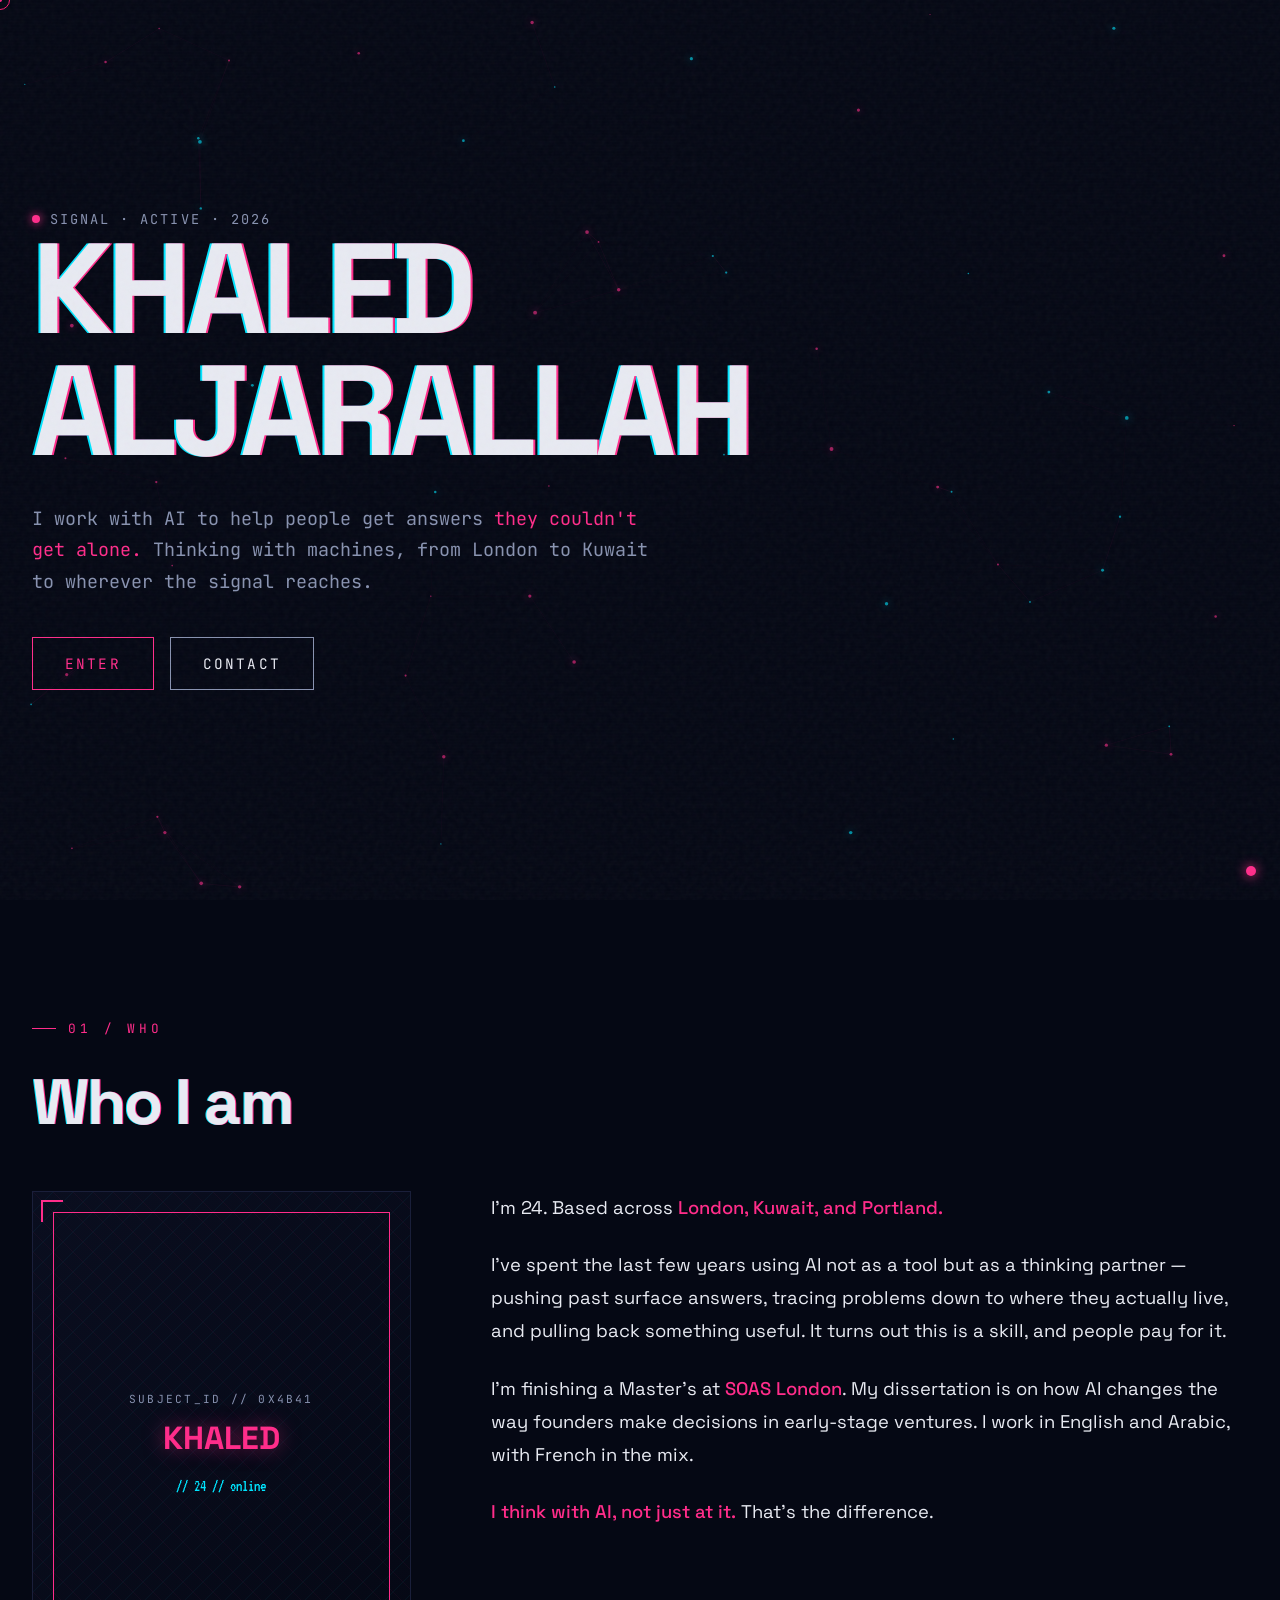
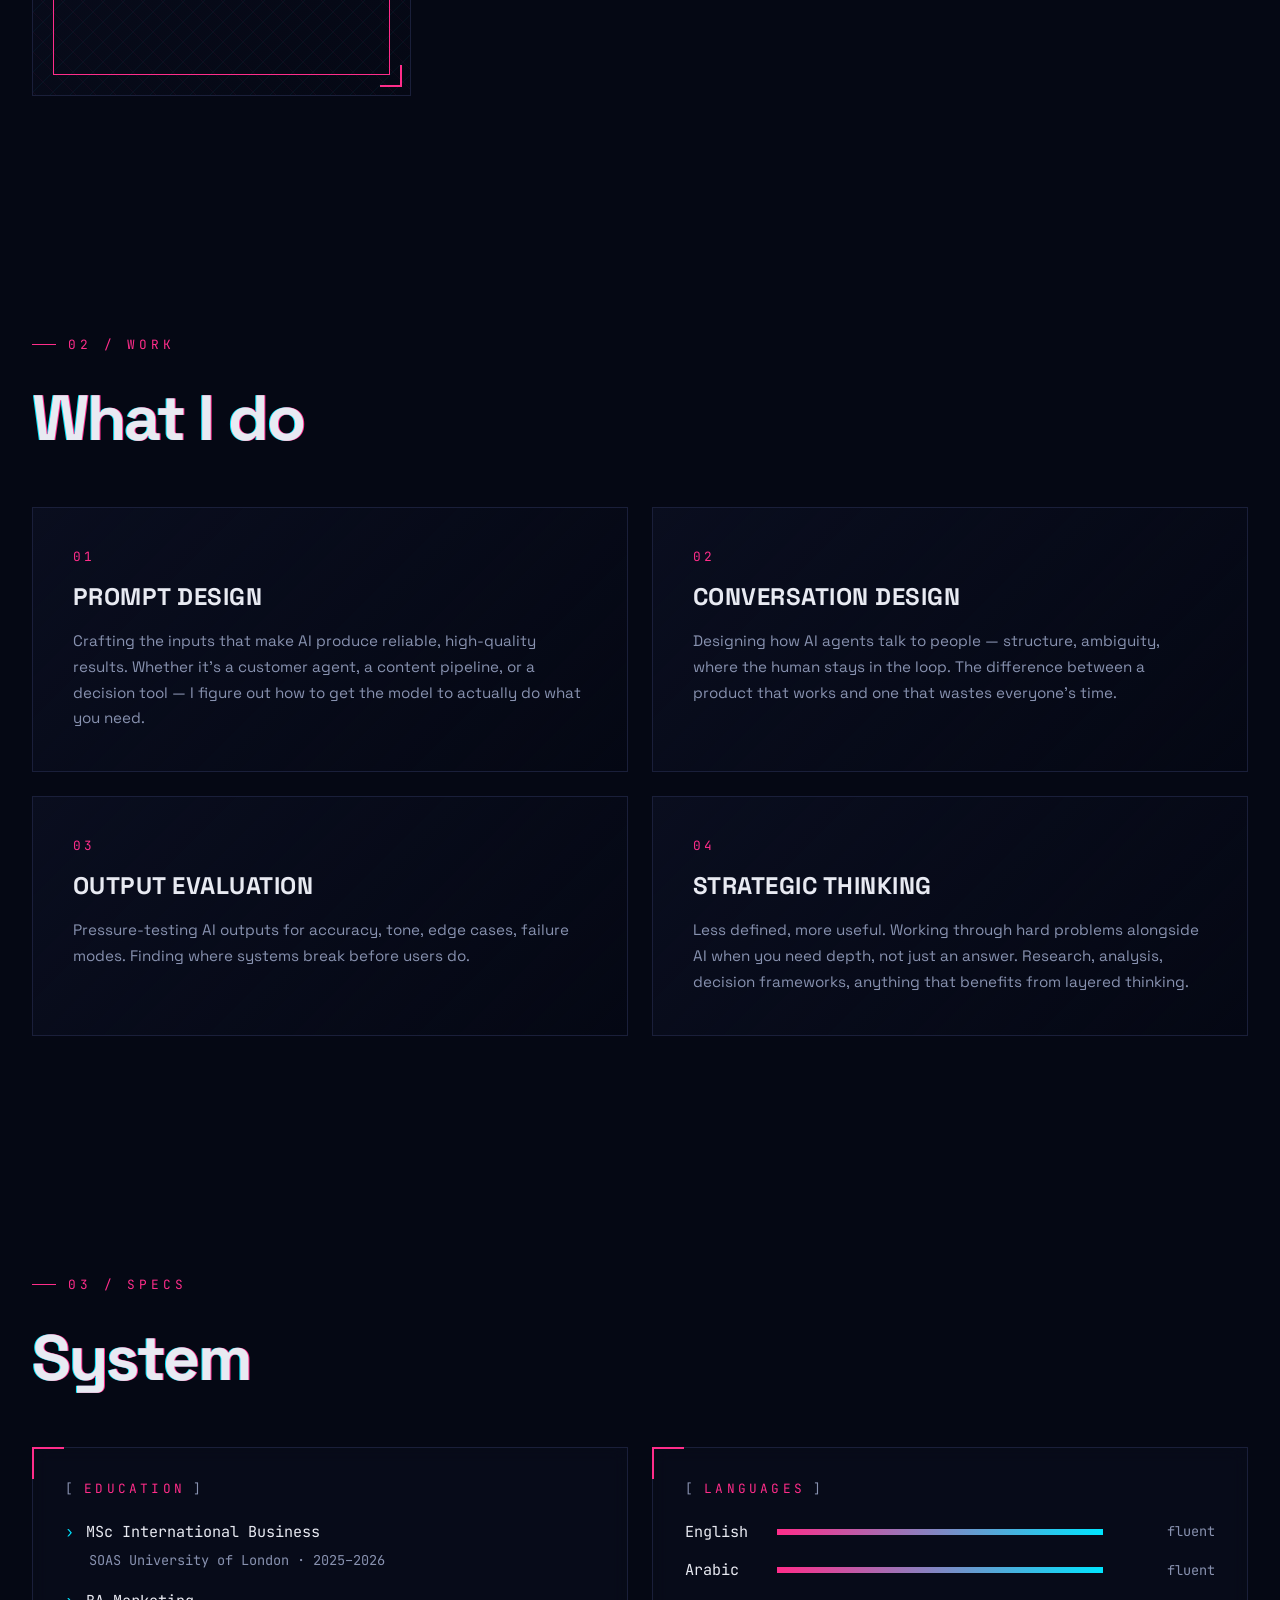
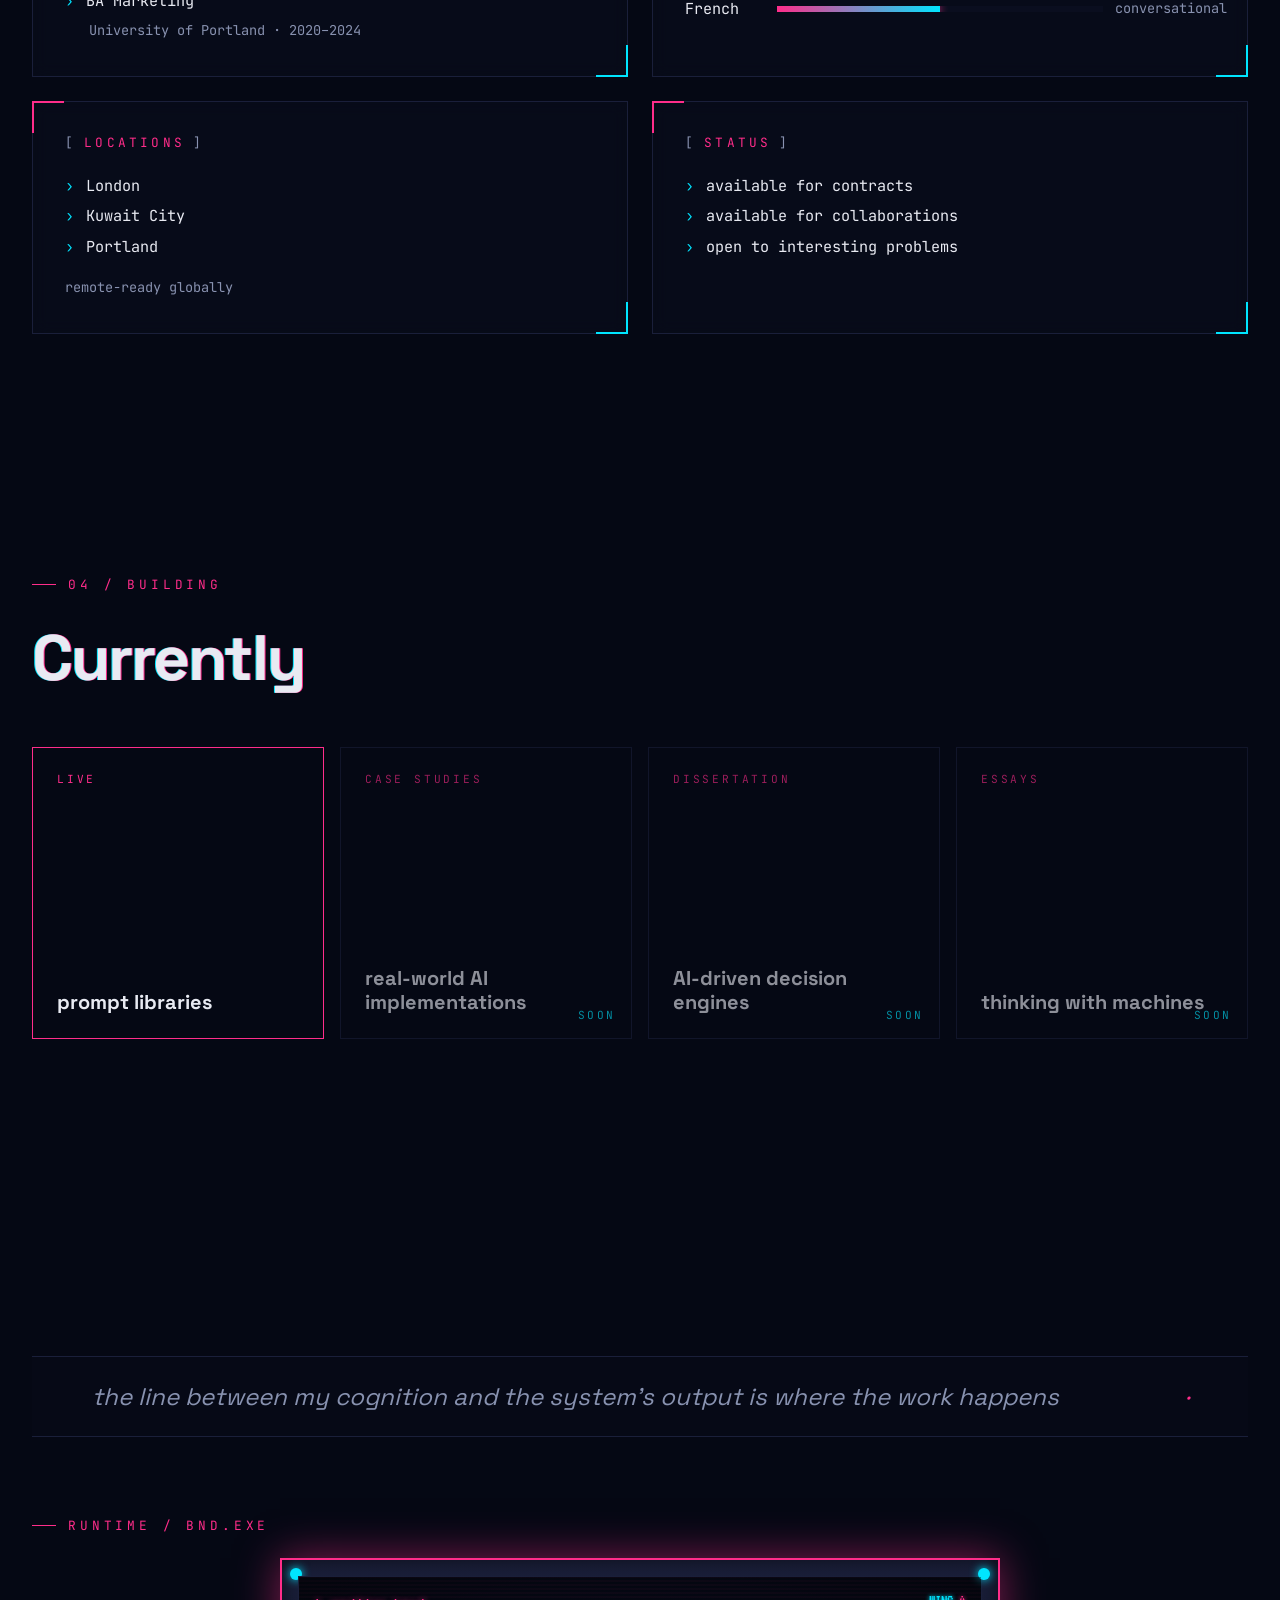
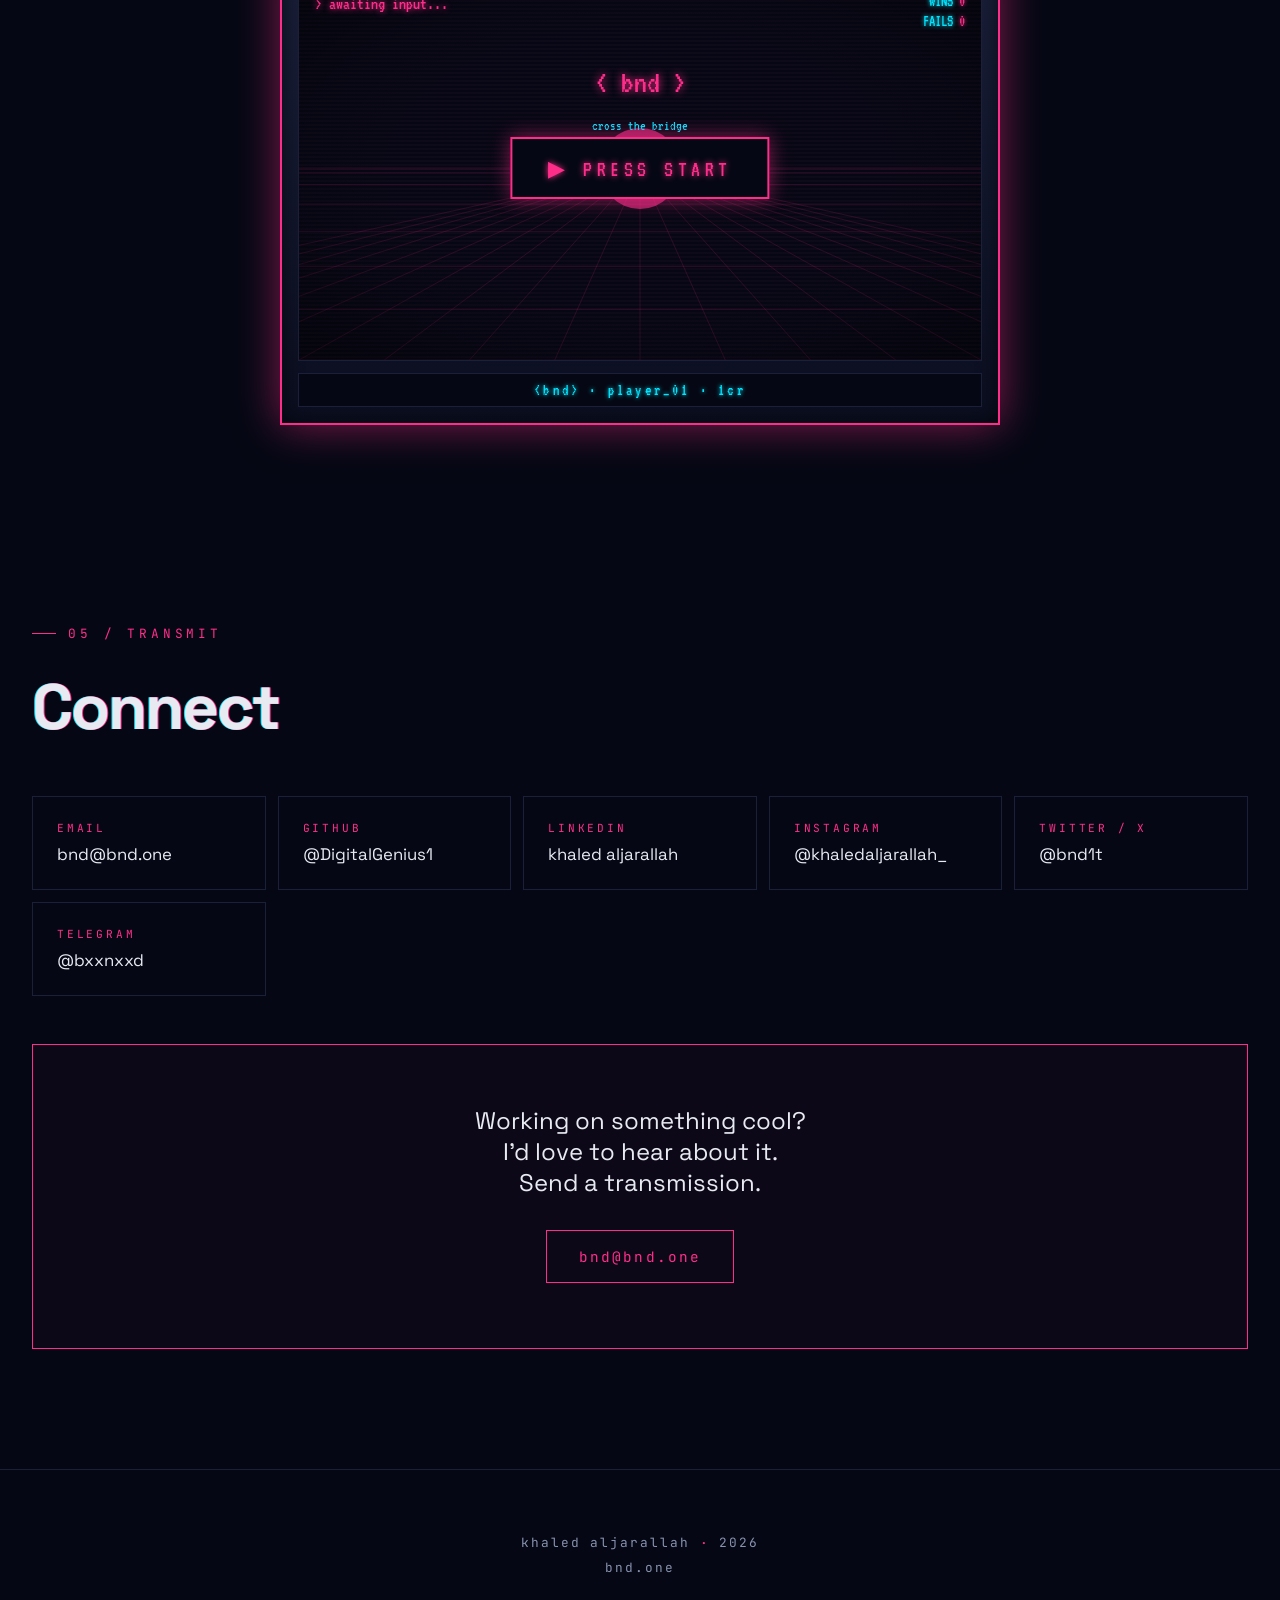
<file: index.html>
<!DOCTYPE html>
<html lang="en">
<head>
<meta charset="UTF-8">
<meta name="viewport" content="width=device-width, initial-scale=1.0">
<title>bnd.one — khaled aljarallah</title>

<!-- Meta description for search & previews -->
<meta name="description" content="Khaled Aljarallah — AI thinking partner. Working with AI to help people get answers they couldn't get alone. London · Kuwait · Portland.">

<!-- Open Graph (LinkedIn, Facebook, WhatsApp, Slack, iMessage, etc.) -->
<meta property="og:type" content="website">
<meta property="og:url" content="https://bnd.one">
<meta property="og:title" content="bnd.one — Khaled Aljarallah">
<meta property="og:description" content="thinking with machines · london · kuwait · portland">
<meta property="og:image" content="https://bnd.one/og-image.png">
<meta property="og:image:width" content="1200">
<meta property="og:image:height" content="630">

<!-- Twitter / X -->
<meta name="twitter:card" content="summary_large_image">
<meta name="twitter:title" content="bnd.one — Khaled Aljarallah">
<meta name="twitter:description" content="thinking with machines · london · kuwait · portland">
<meta name="twitter:image" content="https://bnd.one/og-image.png">
<link rel="preconnect" href="https://fonts.googleapis.com">
<link rel="preconnect" href="https://fonts.gstatic.com" crossorigin>
<link href="https://fonts.googleapis.com/css2?family=JetBrains+Mono:wght@300;400;500;700&family=Space+Grotesk:wght@300;400;500;700&family=VT323&display=swap" rel="stylesheet">
<style>
  :root {
    --bg-deep: #050814;
    --bg-mid: #0a0e1f;
    --magenta: #ff2d8a;
    --magenta-glow: #ff2d8a80;
    --cyan: #00e5ff;
    --cyan-glow: #00e5ff60;
    --text: #e8eaf2;
    --text-dim: #8892b0;
    --grid: #1a1f3a;
  }

  * {
    margin: 0;
    padding: 0;
    box-sizing: border-box;
  }

  html, body {
    background: var(--bg-deep);
    color: var(--text);
    font-family: 'Space Grotesk', sans-serif;
    overflow-x: hidden;
    cursor: none;
  }

  /* Custom cursor */
  .cursor {
    position: fixed;
    width: 20px;
    height: 20px;
    border: 1px solid var(--magenta);
    border-radius: 50%;
    pointer-events: none;
    z-index: 9999;
    transition: transform 0.1s ease, width 0.2s, height 0.2s, background 0.2s;
    transform: translate(-50%, -50%);
    mix-blend-mode: difference;
  }

  .cursor-dot {
    position: fixed;
    width: 4px;
    height: 4px;
    background: var(--magenta);
    border-radius: 50%;
    pointer-events: none;
    z-index: 9999;
    transform: translate(-50%, -50%);
  }

  .cursor.hover {
    width: 40px;
    height: 40px;
    background: var(--magenta-glow);
  }

  /* Background canvas */
  #bg-canvas {
    position: fixed;
    top: 0;
    left: 0;
    width: 100%;
    height: 100%;
    z-index: 0;
    opacity: 0.6;
  }

  /* Scanlines overlay */
  .scanlines {
    position: fixed;
    top: 0;
    left: 0;
    width: 100%;
    height: 100%;
    background: repeating-linear-gradient(
      0deg,
      transparent 0px,
      transparent 2px,
      rgba(255, 255, 255, 0.015) 2px,
      rgba(255, 255, 255, 0.015) 3px
    );
    pointer-events: none;
    z-index: 1000;
    mix-blend-mode: overlay;
  }

  .grain {
    position: fixed;
    top: 0;
    left: 0;
    width: 100%;
    height: 100%;
    pointer-events: none;
    z-index: 999;
    opacity: 0.04;
    background-image: url("data:image/svg+xml,%3Csvg viewBox='0 0 200 200' xmlns='http://www.w3.org/2000/svg'%3E%3Cfilter id='n'%3E%3CfeTurbulence type='fractalNoise' baseFrequency='0.85' numOctaves='3' /%3E%3C/filter%3E%3Crect width='100%25' height='100%25' filter='url(%23n)' /%3E%3C/svg%3E");
  }

  /* Boot sequence */
  #boot {
    position: fixed;
    top: 0;
    left: 0;
    width: 100%;
    height: 100%;
    background: var(--bg-deep);
    z-index: 10000;
    display: flex;
    align-items: center;
    justify-content: center;
    transition: opacity 0.6s ease, visibility 0.6s ease;
  }

  #boot.done {
    opacity: 0;
    visibility: hidden;
  }

  .boot-text {
    font-family: 'VT323', monospace;
    font-size: 1.5rem;
    color: var(--magenta);
    text-align: left;
    line-height: 1.6;
    text-shadow: 0 0 8px var(--magenta-glow);
    width: 320px;
  }

  .boot-line {
    opacity: 0;
    white-space: nowrap;
  }

  .cursor-blink::after {
    content: '_';
    animation: blink 0.8s infinite;
    color: var(--magenta);
  }

  @keyframes blink {
    0%, 49% { opacity: 1; }
    50%, 100% { opacity: 0; }
  }

  /* Heartbeat dot */
  .heartbeat {
    position: fixed;
    bottom: 24px;
    right: 24px;
    width: 10px;
    height: 10px;
    background: var(--magenta);
    border-radius: 50%;
    z-index: 998;
    box-shadow: 0 0 12px var(--magenta);
    animation: pulse 1.6s ease-in-out infinite;
  }

  @keyframes pulse {
    0%, 100% { transform: scale(1); opacity: 1; }
    50% { transform: scale(1.4); opacity: 0.6; }
  }

  /* Layout */
  main {
    position: relative;
    z-index: 2;
    max-width: 1280px;
    margin: 0 auto;
    padding: 0 32px;
  }

  section {
    min-height: 100vh;
    padding: 120px 0;
    position: relative;
  }

  /* Hero */
  .hero {
    display: flex;
    flex-direction: column;
    justify-content: center;
    min-height: 100vh;
    padding: 80px 0;
  }

  .hero h1 {
    font-family: 'Space Grotesk', sans-serif;
    font-size: clamp(3rem, 10vw, 8rem);
    font-weight: 700;
    line-height: 0.95;
    letter-spacing: -0.04em;
    color: var(--text);
    position: relative;
    text-shadow:
      2px 0 var(--magenta),
      -2px 0 var(--cyan);
    animation: glitchShift 6s infinite;
  }

  @keyframes glitchShift {
    0%, 95%, 100% {
      text-shadow: 2px 0 var(--magenta), -2px 0 var(--cyan);
      transform: translate(0);
    }
    96% {
      text-shadow: -3px 0 var(--magenta), 3px 0 var(--cyan);
      transform: translate(-1px, 1px);
    }
    97% {
      text-shadow: 4px 0 var(--magenta), -4px 0 var(--cyan);
      transform: translate(2px, -1px);
    }
    98% {
      text-shadow: -1px 0 var(--magenta), 1px 0 var(--cyan);
      transform: translate(0);
    }
  }

  .hero-tagline {
    margin-top: 32px;
    font-family: 'JetBrains Mono', monospace;
    font-size: clamp(0.95rem, 1.5vw, 1.15rem);
    color: var(--text-dim);
    max-width: 640px;
    line-height: 1.7;
  }

  .hero-tagline .highlight {
    color: var(--magenta);
  }

  .hero-meta {
    margin-top: 48px;
    display: flex;
    align-items: center;
    gap: 24px;
    flex-wrap: wrap;
  }

  .live-indicator {
    display: flex;
    align-items: center;
    gap: 10px;
    font-family: 'JetBrains Mono', monospace;
    font-size: 0.85rem;
    color: var(--text-dim);
    text-transform: uppercase;
    letter-spacing: 0.15em;
  }

  .live-dot {
    width: 8px;
    height: 8px;
    background: var(--magenta);
    border-radius: 50%;
    box-shadow: 0 0 10px var(--magenta);
    animation: pulse 1.6s infinite;
  }

  .hero-buttons {
    display: flex;
    gap: 16px;
    margin-top: 40px;
    flex-wrap: wrap;
  }

  .btn {
    display: inline-block;
    padding: 16px 32px;
    font-family: 'JetBrains Mono', monospace;
    font-size: 0.9rem;
    text-transform: uppercase;
    letter-spacing: 0.15em;
    text-decoration: none;
    color: var(--text);
    border: 1px solid var(--text-dim);
    background: transparent;
    transition: all 0.3s ease;
    position: relative;
    overflow: hidden;
  }

  .btn::before {
    content: '';
    position: absolute;
    top: 0;
    left: -100%;
    width: 100%;
    height: 100%;
    background: var(--magenta);
    transition: left 0.3s ease;
    z-index: -1;
  }

  .btn:hover {
    color: var(--bg-deep);
    border-color: var(--magenta);
    text-shadow: 0 0 0 transparent;
  }

  .btn:hover::before {
    left: 0;
  }

  .btn-primary {
    border-color: var(--magenta);
    color: var(--magenta);
  }

  /* Section headers */
  .section-label {
    font-family: 'JetBrains Mono', monospace;
    font-size: 0.8rem;
    color: var(--magenta);
    text-transform: uppercase;
    letter-spacing: 0.3em;
    margin-bottom: 24px;
    display: flex;
    align-items: center;
    gap: 12px;
  }

  .section-label::before {
    content: '';
    width: 24px;
    height: 1px;
    background: var(--magenta);
  }

  .section-title {
    font-family: 'Space Grotesk', sans-serif;
    font-size: clamp(2rem, 5vw, 4rem);
    font-weight: 700;
    margin-bottom: 48px;
    letter-spacing: -0.03em;
    text-shadow: 1px 0 var(--magenta), -1px 0 var(--cyan);
  }

  /* About */
  .about-grid {
    display: grid;
    grid-template-columns: 1fr 2fr;
    gap: 80px;
    align-items: start;
  }

  @media (max-width: 768px) {
    .about-grid { grid-template-columns: 1fr; gap: 40px; }
  }

  .portrait {
    position: relative;
    aspect-ratio: 3/4;
    background: linear-gradient(135deg, var(--bg-mid), var(--bg-deep));
    border: 1px solid var(--grid);
    overflow: hidden;
  }

  .portrait::before {
    content: '';
    position: absolute;
    inset: 0;
    background:
      linear-gradient(45deg, transparent 49%, var(--magenta) 49%, var(--magenta) 51%, transparent 51%),
      linear-gradient(-45deg, transparent 49%, var(--cyan) 49%, var(--cyan) 51%, transparent 51%);
    background-size: 20px 20px;
    opacity: 0.05;
    animation: shift 8s linear infinite;
  }

  @keyframes shift {
    from { background-position: 0 0; }
    to { background-position: 40px 40px; }
  }

  .portrait-inner {
    position: absolute;
    inset: 20px;
    border: 1px solid var(--magenta);
    display: flex;
    align-items: center;
    justify-content: center;
    flex-direction: column;
    text-align: center;
    padding: 20px;
  }

  .portrait-id {
    font-family: 'JetBrains Mono', monospace;
    font-size: 0.7rem;
    color: var(--text-dim);
    text-transform: uppercase;
    letter-spacing: 0.2em;
    margin-bottom: 16px;
  }

  .portrait-name {
    font-family: 'Space Grotesk', sans-serif;
    font-size: 2rem;
    font-weight: 700;
    color: var(--magenta);
    text-shadow: 0 0 20px var(--magenta-glow);
    line-height: 1;
  }

  .portrait-status {
    margin-top: 24px;
    font-family: 'VT323', monospace;
    font-size: 1rem;
    color: var(--cyan);
  }

  .portrait-corners::before,
  .portrait-corners::after {
    content: '';
    position: absolute;
    width: 20px;
    height: 20px;
    border: 2px solid var(--magenta);
  }

  .portrait-corners::before {
    top: 8px;
    left: 8px;
    border-right: none;
    border-bottom: none;
  }

  .portrait-corners::after {
    bottom: 8px;
    right: 8px;
    border-left: none;
    border-top: none;
  }

  .about-text p {
    font-size: 1.15rem;
    line-height: 1.8;
    margin-bottom: 24px;
    color: var(--text);
  }

  .about-text .em {
    color: var(--magenta);
    font-weight: 500;
  }

  /* Work cards */
  .work-grid {
    display: grid;
    grid-template-columns: repeat(2, 1fr);
    gap: 24px;
  }

  @media (max-width: 768px) {
    .work-grid { grid-template-columns: 1fr; }
  }

  .work-card {
    padding: 40px;
    background: linear-gradient(135deg, var(--bg-mid), transparent);
    border: 1px solid var(--grid);
    position: relative;
    transition: all 0.4s ease;
    overflow: hidden;
  }

  .work-card::before {
    content: '';
    position: absolute;
    bottom: 0;
    left: 0;
    height: 2px;
    width: 0;
    background: var(--magenta);
    transition: width 0.4s ease;
    box-shadow: 0 0 12px var(--magenta);
  }

  .work-card:hover {
    border-color: var(--magenta);
    transform: translateY(-4px);
    background: linear-gradient(135deg, rgba(255,45,138,0.05), transparent);
  }

  .work-card:hover::before {
    width: 100%;
  }

  .work-num {
    font-family: 'JetBrains Mono', monospace;
    font-size: 0.8rem;
    color: var(--magenta);
    margin-bottom: 16px;
    letter-spacing: 0.2em;
  }

  .work-title {
    font-family: 'Space Grotesk', sans-serif;
    font-size: 1.5rem;
    font-weight: 700;
    margin-bottom: 16px;
    text-transform: uppercase;
    letter-spacing: 0.02em;
  }

  .work-desc {
    color: var(--text-dim);
    line-height: 1.7;
    font-size: 0.95rem;
  }

  /* System specs */
  .specs-grid {
    display: grid;
    grid-template-columns: repeat(2, 1fr);
    gap: 24px;
  }

  @media (max-width: 768px) {
    .specs-grid { grid-template-columns: 1fr; }
  }

  .spec-panel {
    padding: 32px;
    border: 1px solid var(--grid);
    background: rgba(10, 14, 31, 0.5);
    backdrop-filter: blur(8px);
    position: relative;
  }

  .spec-panel::before {
    content: '';
    position: absolute;
    top: -1px;
    left: -1px;
    width: 30px;
    height: 30px;
    border-top: 2px solid var(--magenta);
    border-left: 2px solid var(--magenta);
  }

  .spec-panel::after {
    content: '';
    position: absolute;
    bottom: -1px;
    right: -1px;
    width: 30px;
    height: 30px;
    border-bottom: 2px solid var(--cyan);
    border-right: 2px solid var(--cyan);
  }

  .spec-header {
    font-family: 'JetBrains Mono', monospace;
    font-size: 0.8rem;
    color: var(--magenta);
    text-transform: uppercase;
    letter-spacing: 0.25em;
    margin-bottom: 20px;
    display: flex;
    align-items: center;
    gap: 8px;
  }

  .spec-header::before { content: '['; color: var(--text-dim); }
  .spec-header::after { content: ']'; color: var(--text-dim); }

  .spec-content {
    font-family: 'JetBrains Mono', monospace;
    font-size: 0.95rem;
    line-height: 2;
  }

  .spec-content .arrow {
    color: var(--cyan);
    margin-right: 12px;
  }

  .lang-bar {
    display: flex;
    align-items: center;
    gap: 12px;
    margin-bottom: 8px;
  }

  .lang-name {
    width: 80px;
    color: var(--text);
  }

  .lang-fill {
    flex: 1;
    height: 6px;
    background: var(--bg-mid);
    position: relative;
    overflow: hidden;
  }

  .lang-fill::before {
    content: '';
    position: absolute;
    top: 0;
    left: 0;
    height: 100%;
    background: linear-gradient(90deg, var(--magenta), var(--cyan));
    box-shadow: 0 0 8px var(--magenta);
    width: var(--fill, 100%);
  }

  .lang-label {
    font-size: 0.85rem;
    color: var(--text-dim);
    width: 100px;
    text-align: right;
  }

  /* Building section */
  .building-grid {
    display: grid;
    grid-template-columns: repeat(auto-fit, minmax(240px, 1fr));
    gap: 16px;
  }

  .build-card {
    aspect-ratio: 1;
    border: 1px solid var(--grid);
    padding: 24px;
    display: flex;
    flex-direction: column;
    justify-content: space-between;
    position: relative;
    transition: all 0.3s ease;
    cursor: none;
    overflow: hidden;
  }

  .build-card.live {
    border-color: var(--magenta);
  }

  .build-card.soon {
    opacity: 0.6;
  }

  .build-card.soon::after {
    content: 'soon';
    position: absolute;
    bottom: 16px;
    right: 16px;
    font-family: 'JetBrains Mono', monospace;
    font-size: 0.7rem;
    color: var(--cyan);
    text-transform: uppercase;
    letter-spacing: 0.2em;
    animation: scrambleText 3s infinite;
  }

  @keyframes scrambleText {
    0%, 90%, 100% { opacity: 1; }
    93% { opacity: 0.3; transform: translateX(2px); }
    96% { opacity: 0.7; transform: translateX(-2px); }
  }

  .build-card:hover {
    border-color: var(--magenta);
    background: rgba(255, 45, 138, 0.04);
  }

  .build-tag {
    font-family: 'JetBrains Mono', monospace;
    font-size: 0.7rem;
    color: var(--magenta);
    text-transform: uppercase;
    letter-spacing: 0.25em;
  }

  .build-title {
    font-family: 'Space Grotesk', sans-serif;
    font-size: 1.25rem;
    font-weight: 700;
    line-height: 1.2;
  }

  /* Thinking marquee */
  .thinking {
    overflow: hidden;
    white-space: nowrap;
    padding: 24px 0;
    border-top: 1px solid var(--grid);
    border-bottom: 1px solid var(--grid);
    background: rgba(10, 14, 31, 0.3);
  }

  .thinking-track {
    display: inline-block;
    animation: scroll 50s linear infinite;
    font-family: 'Space Grotesk', sans-serif;
    font-size: 1.5rem;
    font-style: italic;
    color: var(--text-dim);
  }

  .thinking-track span {
    margin: 0 60px;
  }

  .thinking-track .accent {
    color: var(--magenta);
  }

  @keyframes scroll {
    from { transform: translateX(0); }
    to { transform: translateX(-50%); }
  }

  /* Connect grid */
  .connect-grid {
    display: grid;
    grid-template-columns: repeat(auto-fit, minmax(220px, 1fr));
    gap: 12px;
    margin-bottom: 48px;
  }

  .connect-card {
    padding: 24px;
    border: 1px solid var(--grid);
    text-decoration: none;
    color: var(--text);
    display: flex;
    flex-direction: column;
    gap: 8px;
    transition: all 0.3s ease;
    position: relative;
    overflow: hidden;
  }

  .connect-card::before {
    content: '';
    position: absolute;
    top: 0;
    left: 0;
    width: 4px;
    height: 0;
    background: var(--magenta);
    transition: height 0.3s ease;
  }

  .connect-card:hover {
    border-color: var(--magenta);
    background: rgba(255, 45, 138, 0.04);
    transform: translateX(4px);
  }

  .connect-card:hover::before {
    height: 100%;
  }

  .connect-label {
    font-family: 'JetBrains Mono', monospace;
    font-size: 0.7rem;
    color: var(--magenta);
    text-transform: uppercase;
    letter-spacing: 0.25em;
  }

  .connect-value {
    font-family: 'Space Grotesk', sans-serif;
    font-size: 1.05rem;
    color: var(--text);
  }

  .cta-block {
    text-align: center;
    padding: 60px 24px;
    border: 1px solid var(--magenta);
    background: rgba(255, 45, 138, 0.03);
    margin-top: 48px;
  }

  .cta-text {
    font-family: 'Space Grotesk', sans-serif;
    font-size: 1.5rem;
    margin-bottom: 32px;
    color: var(--text);
  }

  /* Footer */
  footer {
    padding: 60px 32px;
    border-top: 1px solid var(--grid);
    text-align: center;
    font-family: 'JetBrains Mono', monospace;
    font-size: 0.8rem;
    color: var(--text-dim);
    letter-spacing: 0.15em;
    line-height: 2;
  }

  /* Arcade game */
  .arcade-frame {
    max-width: 720px;
    margin: 0 auto;
    background: linear-gradient(180deg, #1a1f3a, #0a0e1f);
    padding: 16px;
    border: 2px solid var(--magenta);
    box-shadow: 0 0 40px var(--magenta-glow), inset 0 0 20px rgba(0,0,0,0.6);
    position: relative;
  }

  .arcade-frame::before,
  .arcade-frame::after {
    content: '';
    position: absolute;
    width: 12px;
    height: 12px;
    background: var(--cyan);
    border-radius: 50%;
    box-shadow: 0 0 10px var(--cyan);
  }

  .arcade-frame::before { top: 8px; left: 8px; }
  .arcade-frame::after { top: 8px; right: 8px; }

  .arcade-screen {
    position: relative;
    width: 100%;
    aspect-ratio: 16/9;
    background: #050814;
    border: 1px solid var(--grid);
    overflow: hidden;
  }

  .arcade-screen::before {
    content: '';
    position: absolute;
    inset: 0;
    background: repeating-linear-gradient(
      0deg,
      transparent 0px,
      transparent 2px,
      rgba(255, 45, 138, 0.04) 2px,
      rgba(255, 45, 138, 0.04) 4px
    );
    pointer-events: none;
    z-index: 3;
  }

  .arcade-screen::after {
    content: '';
    position: absolute;
    inset: 0;
    background: radial-gradient(ellipse at center, transparent 50%, rgba(0,0,0,0.4) 100%);
    pointer-events: none;
    z-index: 4;
  }

  #arcade-canvas {
    width: 100%;
    height: 100%;
    display: block;
    image-rendering: pixelated;
  }

  .arcade-overlay {
    position: absolute;
    top: 16px;
    left: 16px;
    z-index: 5;
    pointer-events: none;
  }

  .arcade-code {
    font-family: 'VT323', monospace;
    font-size: 1.1rem;
    color: var(--magenta);
    text-shadow: 0 0 6px var(--magenta);
    line-height: 1.3;
    white-space: pre;
  }

  .arcade-base {
    margin-top: 12px;
    text-align: center;
    padding: 8px;
    background: var(--bg-deep);
    border: 1px solid var(--grid);
  }

  .arcade-label {
    font-family: 'VT323', monospace;
    font-size: 1rem;
    color: var(--cyan);
    letter-spacing: 0.2em;
    text-shadow: 0 0 4px var(--cyan);
  }

  .arcade-play-btn {
    position: absolute;
    top: 50%;
    left: 50%;
    transform: translate(-50%, -50%);
    z-index: 6;
    background: var(--bg-deep);
    border: 2px solid var(--magenta);
    color: var(--magenta);
    font-family: 'VT323', monospace;
    font-size: 1.4rem;
    padding: 16px 36px;
    cursor: none;
    letter-spacing: 0.2em;
    box-shadow: 0 0 20px var(--magenta-glow);
    text-shadow: 0 0 6px var(--magenta);
    transition: all 0.2s ease;
    animation: btnPulse 1.5s ease-in-out infinite;
  }

  .arcade-play-btn:hover {
    background: var(--magenta);
    color: var(--bg-deep);
    text-shadow: none;
    box-shadow: 0 0 30px var(--magenta);
  }

  .arcade-play-btn.hidden {
    display: none;
  }

  @keyframes btnPulse {
    0%, 100% { box-shadow: 0 0 20px var(--magenta-glow); }
    50% { box-shadow: 0 0 35px var(--magenta); }
  }

  .arcade-stats {
    position: absolute;
    top: 16px;
    right: 16px;
    z-index: 5;
    font-family: 'VT323', monospace;
    font-size: 1rem;
    color: var(--cyan);
    text-shadow: 0 0 4px var(--cyan);
    display: flex;
    flex-direction: column;
    gap: 4px;
    text-align: right;
    pointer-events: none;
  }

  .arcade-stats span span {
    color: var(--magenta);
    text-shadow: 0 0 4px var(--magenta);
  }

  footer .accent {
    color: var(--magenta);
  }

  /* Reveal animation */
  .reveal {
    opacity: 0;
    transform: translateY(30px);
    transition: opacity 0.8s ease, transform 0.8s ease;
  }

  .reveal.visible {
    opacity: 1;
    transform: translateY(0);
  }

  /* Selection */
  ::selection {
    background: var(--magenta);
    color: var(--bg-deep);
  }

  /* Scrollbar */
  ::-webkit-scrollbar { width: 8px; }
  ::-webkit-scrollbar-track { background: var(--bg-deep); }
  ::-webkit-scrollbar-thumb { background: var(--magenta); }
</style>
</head>
<body>

<!-- Custom cursor -->
<div class="cursor"></div>
<div class="cursor-dot"></div>

<!-- Heartbeat -->
<div class="heartbeat"></div>

<!-- Background canvas -->
<canvas id="bg-canvas"></canvas>

<!-- Effects layers -->
<div class="scanlines"></div>
<div class="grain"></div>

<!-- Boot sequence -->
<div id="boot">
  <div class="boot-text">
    <div class="boot-line">&gt; initializing system_</div>
    <div class="boot-line">&gt; loading consciousness_</div>
    <div class="boot-line">&gt; identity: khaled_</div>
    <div class="boot-line">&gt; status: online_</div>
    <div class="boot-line cursor-blink">&gt; welcome</div>
  </div>
</div>

<main>

  <!-- HERO -->
  <section class="hero">
    <div class="live-indicator">
      <span class="live-dot"></span>
      <span>signal · active · 2026</span>
    </div>
    <h1>KHALED<br>ALJARALLAH</h1>
    <p class="hero-tagline">
      I work with AI to help people get answers <span class="highlight">they couldn't get alone.</span>
      Thinking with machines, from London to Kuwait to wherever the signal reaches.
    </p>
    <div class="hero-buttons">
      <a href="#work" class="btn btn-primary">enter</a>
      <a href="#connect" class="btn">contact</a>
    </div>
  </section>

  <!-- ABOUT -->
  <section id="about" class="reveal">
    <div class="section-label">01 / who</div>
    <h2 class="section-title">Who I am</h2>
    <div class="about-grid">
      <div class="portrait">
        <div class="portrait-corners"></div>
        <div class="portrait-inner">
          <div class="portrait-id">subject_id // 0x4B41</div>
          <div class="portrait-name">KHALED</div>
          <div class="portrait-status">// 24 // online</div>
        </div>
      </div>
      <div class="about-text">
        <p>I'm 24. Based across <span class="em">London, Kuwait, and Portland.</span></p>
        <p>I've spent the last few years using AI not as a tool but as a thinking partner — pushing past surface answers, tracing problems down to where they actually live, and pulling back something useful. It turns out this is a skill, and people pay for it.</p>
        <p>I'm finishing a Master's at <span class="em">SOAS London</span>. My dissertation is on how AI changes the way founders make decisions in early-stage ventures. I work in English and Arabic, with French in the mix.</p>
        <p><span class="em">I think with AI, not just at it.</span> That's the difference.</p>
      </div>
    </div>
  </section>

  <!-- WORK -->
  <section id="work" class="reveal">
    <div class="section-label">02 / work</div>
    <h2 class="section-title">What I do</h2>
    <div class="work-grid">
      <div class="work-card">
        <div class="work-num">01</div>
        <h3 class="work-title">Prompt Design</h3>
        <p class="work-desc">Crafting the inputs that make AI produce reliable, high-quality results. Whether it's a customer agent, a content pipeline, or a decision tool — I figure out how to get the model to actually do what you need.</p>
      </div>
      <div class="work-card">
        <div class="work-num">02</div>
        <h3 class="work-title">Conversation Design</h3>
        <p class="work-desc">Designing how AI agents talk to people — structure, ambiguity, where the human stays in the loop. The difference between a product that works and one that wastes everyone's time.</p>
      </div>
      <div class="work-card">
        <div class="work-num">03</div>
        <h3 class="work-title">Output Evaluation</h3>
        <p class="work-desc">Pressure-testing AI outputs for accuracy, tone, edge cases, failure modes. Finding where systems break before users do.</p>
      </div>
      <div class="work-card">
        <div class="work-num">04</div>
        <h3 class="work-title">Strategic Thinking</h3>
        <p class="work-desc">Less defined, more useful. Working through hard problems alongside AI when you need depth, not just an answer. Research, analysis, decision frameworks, anything that benefits from layered thinking.</p>
      </div>
    </div>
  </section>

  <!-- SYSTEM SPECS -->
  <section id="specs" class="reveal">
    <div class="section-label">03 / specs</div>
    <h2 class="section-title">System</h2>
    <div class="specs-grid">

      <div class="spec-panel">
        <div class="spec-header">education</div>
        <div class="spec-content">
          <div><span class="arrow">›</span>MSc International Business</div>
          <div style="color: var(--text-dim); font-size: 0.85rem; margin-left: 24px;">SOAS University of London · 2025–2026</div>
          <div style="margin-top: 12px;"><span class="arrow">›</span>BA Marketing</div>
          <div style="color: var(--text-dim); font-size: 0.85rem; margin-left: 24px;">University of Portland · 2020–2024</div>
        </div>
      </div>

      <div class="spec-panel">
        <div class="spec-header">languages</div>
        <div class="spec-content">
          <div class="lang-bar">
            <div class="lang-name">English</div>
            <div class="lang-fill" style="--fill: 100%"></div>
            <div class="lang-label">fluent</div>
          </div>
          <div class="lang-bar">
            <div class="lang-name">Arabic</div>
            <div class="lang-fill" style="--fill: 100%"></div>
            <div class="lang-label">fluent</div>
          </div>
          <div class="lang-bar">
            <div class="lang-name">French</div>
            <div class="lang-fill" style="--fill: 50%"></div>
            <div class="lang-label">conversational</div>
          </div>
        </div>
      </div>

      <div class="spec-panel">
        <div class="spec-header">locations</div>
        <div class="spec-content">
          <div><span class="arrow">›</span>London</div>
          <div><span class="arrow">›</span>Kuwait City</div>
          <div><span class="arrow">›</span>Portland</div>
          <div style="color: var(--text-dim); margin-top: 12px; font-size: 0.85rem;">remote-ready globally</div>
        </div>
      </div>

      <div class="spec-panel">
        <div class="spec-header">status</div>
        <div class="spec-content">
          <div><span class="arrow">›</span>available for contracts</div>
          <div><span class="arrow">›</span>available for collaborations</div>
          <div><span class="arrow">›</span>open to interesting problems</div>
        </div>
      </div>

    </div>
  </section>

  <!-- BUILDING -->
  <section id="building" class="reveal">
    <div class="section-label">04 / building</div>
    <h2 class="section-title">Currently</h2>
    <div class="building-grid">
      <a href="https://github.com/DigitalGenius1" target="_blank" class="build-card live" style="text-decoration: none; color: inherit;">
        <div class="build-tag">live</div>
        <div class="build-title">prompt libraries</div>
      </a>
      <div class="build-card soon">
        <div class="build-tag">case studies</div>
        <div class="build-title">real-world AI implementations</div>
      </div>
      <div class="build-card soon">
        <div class="build-tag">dissertation</div>
        <div class="build-title">AI-driven decision engines</div>
      </div>
      <div class="build-card soon">
        <div class="build-tag">essays</div>
        <div class="build-title">thinking with machines</div>
      </div>
    </div>
  </section>

  <!-- THINKING -->
  <div class="thinking">
    <div class="thinking-track">
      <span>the line between my cognition and the system's output is where the work happens</span>
      <span class="accent">·</span>
      <span>ai didn't replace thinking · it externalized it</span>
      <span class="accent">·</span>
      <span>free is a frequency · not a state</span>
      <span class="accent">·</span>
      <span>london · kuwait · portland · everywhere the signal reaches</span>
      <span class="accent">·</span>
      <span>the line between my cognition and the system's output is where the work happens</span>
      <span class="accent">·</span>
      <span>ai didn't replace thinking · it externalized it</span>
      <span class="accent">·</span>
      <span>free is a frequency · not a state</span>
      <span class="accent">·</span>
      <span>london · kuwait · portland · everywhere the signal reaches</span>
      <span class="accent">·</span>
    </div>
  </div>

  <!-- ARCADE BRIDGE -->
  <section id="arcade" class="reveal" style="min-height: auto; padding: 80px 0;">
    <div class="section-label">runtime / bnd.exe</div>
    <div class="arcade-frame">
      <div class="arcade-screen">
        <canvas id="arcade-canvas"></canvas>
        <div class="arcade-overlay">
          <div class="arcade-code" id="arcade-code"></div>
        </div>
        <div class="arcade-stats" id="arcade-stats">
          <span>WINS <span id="wins-count">0</span></span>
          <span>FAILS <span id="fails-count">0</span></span>
        </div>
        <button class="arcade-play-btn" id="arcade-play-btn">▶ PRESS START</button>
      </div>
      <div class="arcade-base">
        <div class="arcade-label">&lt;bnd&gt; · player_01 · 1cr</div>
      </div>
    </div>
  </section>

  <!-- CONNECT -->
  <section id="connect" class="reveal">
    <div class="section-label">05 / transmit</div>
    <h2 class="section-title">Connect</h2>
    <div class="connect-grid">
      <a href="mailto:bnd@bnd.one" class="connect-card">
        <div class="connect-label">email</div>
        <div class="connect-value">bnd@bnd.one</div>
      </a>
      <a href="https://github.com/DigitalGenius1" target="_blank" class="connect-card">
        <div class="connect-label">github</div>
        <div class="connect-value">@DigitalGenius1</div>
      </a>
      <a href="#" class="connect-card">
        <div class="connect-label">linkedin</div>
        <div class="connect-value">khaled aljarallah</div>
      </a>
      <a href="https://instagram.com/khaledaljarallah_" target="_blank" class="connect-card">
        <div class="connect-label">instagram</div>
        <div class="connect-value">@khaledaljarallah_</div>
      </a>
      <a href="https://twitter.com/bnd1t" target="_blank" class="connect-card">
        <div class="connect-label">twitter / x</div>
        <div class="connect-value">@bnd1t</div>
      </a>
      <a href="https://t.me/bxxnxxd" target="_blank" class="connect-card">
        <div class="connect-label">telegram</div>
        <div class="connect-value">@bxxnxxd</div>
      </a>
    </div>

    <div class="cta-block">
      <div class="cta-text">Working on something cool?<br>I'd love to hear about it.<br>Send a transmission.</div>
      <a href="mailto:bnd@bnd.one" class="btn btn-primary" style="text-transform: lowercase;">bnd@bnd.one</a>
    </div>
  </section>

</main>

<footer>
  khaled aljarallah <span class="accent">·</span> 2026<br>
  bnd.one
</footer>

<script>
// ============ CURSOR ============
const cursor = document.querySelector('.cursor');
const cursorDot = document.querySelector('.cursor-dot');

document.addEventListener('mousemove', (e) => {
  cursor.style.left = e.clientX + 'px';
  cursor.style.top = e.clientY + 'px';
  cursorDot.style.left = e.clientX + 'px';
  cursorDot.style.top = e.clientY + 'px';
});

document.querySelectorAll('a, .work-card, .build-card, .connect-card, .btn').forEach(el => {
  el.addEventListener('mouseenter', () => cursor.classList.add('hover'));
  el.addEventListener('mouseleave', () => cursor.classList.remove('hover'));
});

// ============ BOOT SEQUENCE ============
const bootLines = document.querySelectorAll('.boot-line');
let bootDelay = 0;

bootLines.forEach((line, i) => {
  setTimeout(() => {
    line.style.transition = 'opacity 0.2s';
    line.style.opacity = '1';
  }, bootDelay);
  bootDelay += 400;
});

setTimeout(() => {
  document.getElementById('boot').classList.add('done');
}, bootDelay + 600);

// ============ NEURAL NETWORK BACKGROUND ============
const canvas = document.getElementById('bg-canvas');
const ctx = canvas.getContext('2d');

let nodes = [];
let mouse = { x: 0, y: 0 };

function resize() {
  canvas.width = window.innerWidth;
  canvas.height = window.innerHeight;
}

resize();
window.addEventListener('resize', resize);

document.addEventListener('mousemove', (e) => {
  mouse.x = e.clientX;
  mouse.y = e.clientY;
});

class Node {
  constructor() {
    this.x = Math.random() * canvas.width;
    this.y = Math.random() * canvas.height;
    this.vx = (Math.random() - 0.5) * 0.3;
    this.vy = (Math.random() - 0.5) * 0.3;
    this.radius = Math.random() * 1.5 + 0.5;
    this.color = Math.random() > 0.5 ? '#ff2d8a' : '#00e5ff';
  }

  update() {
    this.x += this.vx;
    this.y += this.vy;

    // Mouse attraction
    const dx = mouse.x - this.x;
    const dy = mouse.y - this.y;
    const dist = Math.sqrt(dx * dx + dy * dy);
    if (dist < 200) {
      this.x += dx * 0.0008;
      this.y += dy * 0.0008;
    }

    if (this.x < 0 || this.x > canvas.width) this.vx *= -1;
    if (this.y < 0 || this.y > canvas.height) this.vy *= -1;
  }

  draw() {
    ctx.beginPath();
    ctx.arc(this.x, this.y, this.radius, 0, Math.PI * 2);
    ctx.fillStyle = this.color;
    ctx.shadowColor = this.color;
    ctx.shadowBlur = 8;
    ctx.fill();
    ctx.shadowBlur = 0;
  }
}

function initNodes() {
  nodes = [];
  const count = Math.min(80, Math.floor(window.innerWidth / 20));
  for (let i = 0; i < count; i++) {
    nodes.push(new Node());
  }
}

initNodes();
window.addEventListener('resize', initNodes);

function drawConnections() {
  for (let i = 0; i < nodes.length; i++) {
    for (let j = i + 1; j < nodes.length; j++) {
      const dx = nodes[i].x - nodes[j].x;
      const dy = nodes[i].y - nodes[j].y;
      const dist = Math.sqrt(dx * dx + dy * dy);
      if (dist < 140) {
        const opacity = (1 - dist / 140) * 0.25;
        ctx.beginPath();
        ctx.moveTo(nodes[i].x, nodes[i].y);
        ctx.lineTo(nodes[j].x, nodes[j].y);
        ctx.strokeStyle = `rgba(255, 45, 138, ${opacity})`;
        ctx.lineWidth = 0.5;
        ctx.stroke();
      }
    }
  }
}

function animate() {
  ctx.clearRect(0, 0, canvas.width, canvas.height);
  drawConnections();
  nodes.forEach(node => {
    node.update();
    node.draw();
  });
  requestAnimationFrame(animate);
}

animate();

// ============ REVEAL ON SCROLL ============
const observer = new IntersectionObserver((entries) => {
  entries.forEach(entry => {
    if (entry.isIntersecting) {
      entry.target.classList.add('visible');
    }
  });
}, { threshold: 0.1 });

document.querySelectorAll('.reveal').forEach(el => observer.observe(el));

// ============ TEXT SCRAMBLE ON HOVER (work cards) ============
class TextScramble {
  constructor(el) {
    this.el = el;
    this.chars = '!<>-_\\/[]{}—=+*^?#';
    this.update = this.update.bind(this);
  }

  setText(newText) {
    const oldText = this.el.innerText;
    const length = Math.max(oldText.length, newText.length);
    const promise = new Promise(resolve => this.resolve = resolve);
    this.queue = [];
    for (let i = 0; i < length; i++) {
      const from = oldText[i] || '';
      const to = newText[i] || '';
      const start = Math.floor(Math.random() * 20);
      const end = start + Math.floor(Math.random() * 20);
      this.queue.push({ from, to, start, end });
    }
    cancelAnimationFrame(this.frameRequest);
    this.frame = 0;
    this.update();
    return promise;
  }

  update() {
    let output = '';
    let complete = 0;
    for (let i = 0, n = this.queue.length; i < n; i++) {
      let { from, to, start, end, char } = this.queue[i];
      if (this.frame >= end) {
        complete++;
        output += to;
      } else if (this.frame >= start) {
        if (!char || Math.random() < 0.28) {
          char = this.chars[Math.floor(Math.random() * this.chars.length)];
          this.queue[i].char = char;
        }
        output += `<span style="color: var(--magenta)">${char}</span>`;
      } else {
        output += from;
      }
    }
    this.el.innerHTML = output;
    if (complete === this.queue.length) {
      this.resolve();
    } else {
      this.frameRequest = requestAnimationFrame(this.update);
      this.frame++;
    }
  }
}

document.querySelectorAll('.work-title, .build-title').forEach(el => {
  const original = el.innerText;
  const scrambler = new TextScramble(el);
  el.parentElement.addEventListener('mouseenter', () => {
    scrambler.setText(original);
  });
});

// ============ ARCADE BRIDGE GAME ============
const arcadeCanvas = document.getElementById('arcade-canvas');
const arcadeCtx = arcadeCanvas.getContext('2d');
const arcadeCode = document.getElementById('arcade-code');
const playBtn = document.getElementById('arcade-play-btn');
const winsCountEl = document.getElementById('wins-count');
const failsCountEl = document.getElementById('fails-count');

function setupArcade() {
  const rect = arcadeCanvas.getBoundingClientRect();
  arcadeCanvas.width = rect.width;
  arcadeCanvas.height = rect.height;
}

setupArcade();
window.addEventListener('resize', setupArcade);

const CYAN = '#00e5ff';
const CYAN_LIGHT = '#7ff5ff';
const CYAN_DARK = '#0088aa';
const MAGENTA = '#ff2d8a';
const WHITE = '#e8eaf2';
const DARK = '#050814';

let arcadeState = {
  phase: 'idle',
  phaseTime: 0,
  bridgePixels: 0,
  playerX: 0,
  playerHop: 0,
  playerY: 0,
  playerVy: 0,
  smiley: false,
  diamondGlow: 0,
  diamondRotation: 0,
  willFail: false,
  failPoint: 0,
  bridgeCollapse: 0,
  totalTime: 0,
  wins: 0,
  fails: 0
};

const winCodeLines = [
  '> boot bnd.exe',
  '> loading bridge...',
  '> player ready',
  '> destination: ◆',
  '> go.'
];

function drawPixel(x, y, size, color) {
  arcadeCtx.fillStyle = color;
  arcadeCtx.fillRect(Math.floor(x), Math.floor(y), size, size);
}

function getBridgePoints() {
  const w = arcadeCanvas.width;
  const h = arcadeCanvas.height;
  const bridgeY = h * 0.65;
  const startX = w * 0.15;
  const endX = w * 0.85;
  const arcHeight = h * 0.18;
  return { startX, endX, bridgeY, arcHeight };
}

function getBridgeY(t) {
  const { bridgeY, arcHeight } = getBridgePoints();
  return bridgeY - Math.sin(t * Math.PI) * arcHeight;
}

function drawBridge(progress, collapseAmount) {
  const { startX, endX, bridgeY, arcHeight } = getBridgePoints();
  const bridgeWidth = endX - startX;
  const px = 4;

  const totalPoints = Math.floor(bridgeWidth / px);
  const visiblePoints = Math.floor(totalPoints * progress);

  for (let i = 0; i < visiblePoints; i++) {
    const t = i / totalPoints;
    const x = startX + i * px;
    const arch = Math.sin(t * Math.PI) * arcHeight;
    let y = bridgeY - arch;

    // Apply collapse
    if (collapseAmount > 0) {
      // Pixels past failPoint fall down
      if (t > arcadeState.failPoint) {
        const fallDist = (t - arcadeState.failPoint) * 50;
        y += collapseAmount * collapseAmount * (200 + fallDist);
        // Shake/scatter
        const shake = (Math.random() - 0.5) * collapseAmount * 8;
        y += shake;
      }
    }

    if (y < arcadeCanvas.height) {
      drawPixel(x, y, px, MAGENTA);
      drawPixel(x, y - px, px, MAGENTA + '80');
    }
  }

  // Pillars
  if (progress > 0.05) {
    const leftCollapse = collapseAmount > 0 && arcadeState.failPoint < 0.1 ? collapseAmount * 100 : 0;
    for (let py = bridgeY; py < arcadeCanvas.height * 0.85; py += px) {
      drawPixel(startX, py + leftCollapse, px, MAGENTA);
    }
    if (progress > 0.1) {
      const bX = startX - px * 4;
      const bY = arcadeCanvas.height * 0.78 + leftCollapse;
      drawPixel(bX, bY, px * 3, MAGENTA);
      drawPixel(bX, bY + px, px, MAGENTA);
      drawPixel(bX + px * 2, bY + px, px, MAGENTA);
      drawPixel(bX, bY + px * 2, px * 3, MAGENTA);
    }
  }

  if (progress > 0.5) {
    const rightCollapse = collapseAmount > 0 && arcadeState.failPoint > 0.5 ? collapseAmount * 100 : 0;
    for (let py = bridgeY; py < arcadeCanvas.height * 0.85; py += px) {
      drawPixel(endX, py + rightCollapse, px, MAGENTA);
    }
    const dX = endX + px;
    const dY = arcadeCanvas.height * 0.78 + rightCollapse;
    drawPixel(dX, dY, px * 3, MAGENTA);
    drawPixel(dX, dY + px, px, MAGENTA);
    drawPixel(dX + px * 2, dY + px, px, MAGENTA);
    drawPixel(dX, dY + px * 2, px * 3, MAGENTA);
  }
}

function drawPlayer(x, y, mood) {
  // mood: 'neutral' | 'happy' | 'happy-white' | 'dead'
  const px = 4;
  const color = (mood === 'happy') ? CYAN : WHITE;
  const isHappy = mood === 'happy' || mood === 'happy-white';

  // Round head
  drawPixel(x + px, y, px * 4, color);
  drawPixel(x, y + px, px * 6, color);
  drawPixel(x, y + px * 2, px * 6, color);
  drawPixel(x, y + px * 3, px * 6, color);
  drawPixel(x + px, y + px * 4, px * 4, color);

  if (mood === 'dead') {
    // X eyes
    drawPixel(x + px * 1.2, y + px * 1.2, px * 0.7, DARK);
    drawPixel(x + px * 1.6, y + px * 1.6, px * 0.7, DARK);
    drawPixel(x + px * 2, y + px * 1.2, px * 0.7, DARK);
    drawPixel(x + px * 1.2, y + px * 2, px * 0.7, DARK);
    drawPixel(x + px * 2, y + px * 2, px * 0.7, DARK);

    drawPixel(x + px * 3.2, y + px * 1.2, px * 0.7, DARK);
    drawPixel(x + px * 3.6, y + px * 1.6, px * 0.7, DARK);
    drawPixel(x + px * 4, y + px * 1.2, px * 0.7, DARK);
    drawPixel(x + px * 3.2, y + px * 2, px * 0.7, DARK);
    drawPixel(x + px * 4, y + px * 2, px * 0.7, DARK);

    // Sad mouth (downturned frown)
    drawPixel(x + px * 1.5, y + px * 3.3, px * 0.8, DARK);
    drawPixel(x + px * 2, y + px * 3, px * 2, DARK);
    drawPixel(x + px * 3.5, y + px * 3.3, px * 0.8, DARK);
  } else {
    // Eyes
    drawPixel(x + px * 1.5, y + px * 1.5, px * 0.8, DARK);
    drawPixel(x + px * 3.5, y + px * 1.5, px * 0.8, DARK);

    if (isHappy) {
      drawPixel(x + px * 1.5, y + px * 3, px * 0.8, DARK);
      drawPixel(x + px * 2, y + px * 3.3, px * 2, DARK);
      drawPixel(x + px * 3.5, y + px * 3, px * 0.8, DARK);
    } else {
      drawPixel(x + px * 2, y + px * 3, px * 2, DARK);
    }
  }
}

function draw3DDiamond(cx, cy, rotation, glow) {
  // Pixel-art diamond — classic gem cut, light blue with white highlights
  // Rotation creates a subtle width pulse to simulate 3D facet shimmer
  const px = 4;

  // Glow halo
  arcadeCtx.shadowColor = CYAN;
  arcadeCtx.shadowBlur = 30 * glow;

  // Diamond color palette (light to dark)
  const C_HIGHLIGHT = '#ffffff';
  const C_LIGHT = '#a8e8ff';
  const C_MID = '#5ec9f0';
  const C_DARK = '#2d8fc4';
  const C_SHADOW = '#1a5d8a';

  // Subtle rotation effect — the diamond "breathes" on its axis
  const breath = Math.sin(rotation) * 0.15;
  const widthScale = 1 + breath;

  // Pixel-art diamond grid (12 wide x 12 tall)
  // Each entry: 0=empty, 1=highlight, 2=light, 3=mid, 4=dark, 5=shadow
  const diamond = [
    [0,0,0,3,3,4,4,3,3,0,0,0],   // top crown edge
    [0,0,3,1,2,2,2,2,2,3,0,0],   // top facet row 1
    [0,3,1,1,2,2,2,2,3,3,3,0],   // top facet row 2 — highlight on left
    [3,1,1,2,2,2,3,3,3,3,4,3],   // crown — main highlight
    [3,3,3,3,3,3,3,4,4,4,4,4],   // girdle (widest line)
    [0,4,3,3,3,3,4,4,4,4,5,0],   // pavilion top
    [0,0,4,3,3,4,4,4,4,5,0,0],   // pavilion middle
    [0,0,0,4,4,4,4,5,5,0,0,0],   // pavilion lower
    [0,0,0,0,4,4,5,5,0,0,0,0],   // pavilion narrow
    [0,0,0,0,0,5,5,0,0,0,0,0],   // tip
  ];

  const colors = [null, C_HIGHLIGHT, C_LIGHT, C_MID, C_DARK, C_SHADOW];

  const cols = diamond[0].length;
  const rows = diamond.length;
  const totalW = cols * px * widthScale;
  const totalH = rows * px;
  const startX = cx - totalW / 2;
  const startY = cy - totalH / 2;

  for (let r = 0; r < rows; r++) {
    for (let c = 0; c < cols; c++) {
      const val = diamond[r][c];
      if (val > 0) {
        const x = startX + c * px * widthScale;
        const y = startY + r * px;
        arcadeCtx.fillStyle = colors[val];
        arcadeCtx.fillRect(Math.floor(x), Math.floor(y), Math.ceil(px * widthScale), px);
      }
    }
  }

  // Animated sparkle moves around top facets based on rotation
  const sparkleAngle = rotation * 1.5;
  const sparkleX = cx + Math.cos(sparkleAngle) * (cols * px * 0.25);
  const sparkleY = cy - rows * px * 0.3 + Math.sin(sparkleAngle) * 4;
  arcadeCtx.fillStyle = C_HIGHLIGHT;
  arcadeCtx.fillRect(Math.floor(sparkleX), Math.floor(sparkleY), 3, 3);

  arcadeCtx.shadowBlur = 0;
}

function blendColor(c1, c2, t) {
  // Simple blend between two hex colors
  const r1 = parseInt(c1.slice(1, 3), 16);
  const g1 = parseInt(c1.slice(3, 5), 16);
  const b1 = parseInt(c1.slice(5, 7), 16);
  const r2 = parseInt(c2.slice(1, 3), 16);
  const g2 = parseInt(c2.slice(3, 5), 16);
  const b2 = parseInt(c2.slice(5, 7), 16);
  const r = Math.floor(r1 + (r2 - r1) * t);
  const g = Math.floor(g1 + (g2 - g1) * t);
  const b = Math.floor(b1 + (b2 - b1) * t);
  return `rgb(${r},${g},${b})`;
}

function drawArcade() {
  arcadeCtx.fillStyle = DARK;
  arcadeCtx.fillRect(0, 0, arcadeCanvas.width, arcadeCanvas.height);

  // Background grid
  arcadeCtx.strokeStyle = 'rgba(255, 45, 138, 0.15)';
  arcadeCtx.lineWidth = 1;
  const horizonY = arcadeCanvas.height * 0.5;
  const cx = arcadeCanvas.width / 2;

  for (let i = 0; i < 8; i++) {
    const y = horizonY + Math.pow(i / 7, 2) * (arcadeCanvas.height - horizonY);
    arcadeCtx.beginPath();
    arcadeCtx.moveTo(0, y);
    arcadeCtx.lineTo(arcadeCanvas.width, y);
    arcadeCtx.stroke();
  }

  for (let i = -10; i <= 10; i++) {
    const x = cx + i * (arcadeCanvas.width / 8);
    arcadeCtx.beginPath();
    arcadeCtx.moveTo(cx, horizonY);
    arcadeCtx.lineTo(x, arcadeCanvas.height);
    arcadeCtx.stroke();
  }

  // Sun
  arcadeCtx.fillStyle = 'rgba(255, 45, 138, 0.6)';
  arcadeCtx.beginPath();
  arcadeCtx.arc(cx, horizonY, 40, 0, Math.PI * 2);
  arcadeCtx.fill();

  // Idle screen content
  if (arcadeState.phase === 'idle') {
    arcadeCtx.fillStyle = MAGENTA;
    arcadeCtx.font = '32px VT323, monospace';
    arcadeCtx.textAlign = 'center';
    arcadeCtx.shadowColor = MAGENTA;
    arcadeCtx.shadowBlur = 8;
    arcadeCtx.fillText('< bnd >', cx, arcadeCanvas.height * 0.3);
    arcadeCtx.shadowBlur = 0;

    arcadeCtx.fillStyle = CYAN;
    arcadeCtx.font = '14px VT323, monospace';
    arcadeCtx.fillText('cross the bridge', cx, arcadeCanvas.height * 0.4);
    return;
  }

  // Diamond at the destination (during play)
  if (arcadeState.phase === 'bridge' || arcadeState.phase === 'player' || arcadeState.phase === 'fall') {
    const diamondX = arcadeCanvas.width * 0.85;
    const diamondY = arcadeCanvas.height * 0.45;
    const pulse = 0.4 + Math.sin(arcadeState.totalTime * 0.05) * 0.2;
    draw3DDiamond(diamondX, diamondY, arcadeState.diamondRotation, pulse);
  }

  // Bridge
  if (arcadeState.phase === 'bridge' || arcadeState.phase === 'player' || arcadeState.phase === 'fall' || arcadeState.phase === 'win') {
    drawBridge(arcadeState.bridgePixels, arcadeState.bridgeCollapse);
  }

  // Player
  if (arcadeState.phase === 'player' || arcadeState.phase === 'fall') {
    const { startX, endX, bridgeY, arcHeight } = getBridgePoints();
    const t = arcadeState.playerX;
    const x = startX + (endX - startX) * t - 12;

    let y;
    if (arcadeState.phase === 'fall') {
      // Falling
      const arch = Math.sin(arcadeState.failPoint * Math.PI) * arcHeight;
      const baseY = bridgeY - arch - 24;
      y = baseY + arcadeState.playerY;
    } else {
      const arch = Math.sin(t * Math.PI) * arcHeight;
      const hop = Math.abs(Math.sin(arcadeState.playerHop)) * 4;
      y = bridgeY - arch - 24 - hop;
    }

    const mood = arcadeState.phase === 'fall' ? 'dead' : 'neutral';
    drawPlayer(x, y, mood);
  }

  // Win screen — big rotating diamond center stage
  if (arcadeState.phase === 'win') {
    const diamondX = arcadeCanvas.width / 2;
    const diamondY = arcadeCanvas.height * 0.42;
    draw3DDiamond(diamondX, diamondY, arcadeState.diamondRotation, 1);

    // Happy player below diamond (stays white)
    drawPlayer(diamondX - 12, arcadeCanvas.height * 0.72, 'happy-white');

    // WINNER! big text
    arcadeCtx.fillStyle = CYAN;
    arcadeCtx.font = '32px VT323, monospace';
    arcadeCtx.textAlign = 'center';
    arcadeCtx.shadowColor = CYAN;
    arcadeCtx.shadowBlur = 12;
    arcadeCtx.fillText('WINNER!', diamondX, arcadeCanvas.height * 0.18);

    // CONNECTED subtitle
    arcadeCtx.font = '16px VT323, monospace';
    arcadeCtx.shadowBlur = 6;
    arcadeCtx.fillText('connected', diamondX, arcadeCanvas.height * 0.92);
    arcadeCtx.shadowBlur = 0;
  }

  // Fail screen — show dead player with collapsed bridge
  if (arcadeState.phase === 'fail-text') {
    // Show the broken bridge in the background
    drawBridge(arcadeState.bridgePixels, 1);

    // Dead player centered
    const playerX = arcadeCanvas.width / 2 - 12;
    const playerY = arcadeCanvas.height * 0.5;
    drawPlayer(playerX, playerY, 'dead');

    // YOU LOSE big text
    arcadeCtx.fillStyle = MAGENTA;
    arcadeCtx.font = '32px VT323, monospace';
    arcadeCtx.textAlign = 'center';
    arcadeCtx.shadowColor = MAGENTA;
    arcadeCtx.shadowBlur = 12;
    arcadeCtx.fillText('YOU LOSE', arcadeCanvas.width / 2, arcadeCanvas.height * 0.18);

    // bridge failed subtitle
    arcadeCtx.font = '16px VT323, monospace';
    arcadeCtx.shadowBlur = 6;
    arcadeCtx.fillText('bridge failed', arcadeCanvas.width / 2, arcadeCanvas.height * 0.3);

    // try again at bottom
    arcadeCtx.fillStyle = CYAN;
    arcadeCtx.shadowColor = CYAN;
    arcadeCtx.font = '14px VT323, monospace';
    arcadeCtx.fillText('try again', arcadeCanvas.width / 2, arcadeCanvas.height * 0.92);
    arcadeCtx.shadowBlur = 0;
  }
}

function updateArcadeCode() {
  const phase = arcadeState.phase;
  const t = arcadeState.phaseTime;

  if (phase === 'idle') {
    arcadeCode.textContent = '> awaiting input...';
  } else if (phase === 'code') {
    const lineIdx = Math.floor(t / 18);
    const lines = winCodeLines.slice(0, Math.min(lineIdx + 1, winCodeLines.length));
    if (lineIdx < winCodeLines.length) {
      const currentChars = (t % 18);
      const last = lines[lines.length - 1];
      lines[lines.length - 1] = last.slice(0, Math.min(currentChars, last.length));
    }
    arcadeCode.textContent = lines.join('\n');
  } else if (phase === 'bridge') {
    arcadeCode.textContent = '> bridge online\n> awaiting player...';
  } else if (phase === 'player') {
    arcadeCode.textContent = '> crossing...';
  } else if (phase === 'fall') {
    arcadeCode.textContent = '> ERROR\n> bridge integrity lost\n> player down';
  } else if (phase === 'win') {
    arcadeCode.textContent = '> contact made\n> < bnd > complete';
  } else if (phase === 'fail-text') {
    arcadeCode.textContent = '> connection failed\n> press start to retry';
  }
}

function startGame() {
  // Roll the dice
  arcadeState.willFail = Math.random() < 0.3;
  arcadeState.failPoint = arcadeState.willFail ? 0.3 + Math.random() * 0.4 : 1.1;
  arcadeState.phase = 'code';
  arcadeState.phaseTime = 0;
  arcadeState.bridgePixels = 0;
  arcadeState.playerX = 0;
  arcadeState.playerY = 0;
  arcadeState.playerVy = 0;
  arcadeState.playerHop = 0;
  arcadeState.bridgeCollapse = 0;
  arcadeState.diamondGlow = 0;
  playBtn.classList.add('hidden');
}

playBtn.addEventListener('click', startGame);

function arcadeLoop() {
  arcadeState.phaseTime++;
  arcadeState.totalTime++;
  arcadeState.diamondRotation += 0.03;

  if (arcadeState.phase === 'code') {
    if (arcadeState.phaseTime > 100) {
      arcadeState.phase = 'bridge';
      arcadeState.phaseTime = 0;
    }
  } else if (arcadeState.phase === 'bridge') {
    arcadeState.bridgePixels = Math.min(1, arcadeState.phaseTime / 70);
    if (arcadeState.bridgePixels >= 1 && arcadeState.phaseTime > 80) {
      arcadeState.phase = 'player';
      arcadeState.phaseTime = 0;
      arcadeState.playerX = 0;
    }
  } else if (arcadeState.phase === 'player') {
    arcadeState.playerX = Math.min(1, arcadeState.phaseTime / 100);
    arcadeState.playerHop += 0.4;

    // Check failure point
    if (arcadeState.willFail && arcadeState.playerX >= arcadeState.failPoint) {
      arcadeState.phase = 'fall';
      arcadeState.phaseTime = 0;
      arcadeState.playerVy = -2; // little upward bump first
    } else if (arcadeState.playerX >= 1) {
      arcadeState.phase = 'win';
      arcadeState.phaseTime = 0;
      arcadeState.smiley = true;
      arcadeState.wins++;
      winsCountEl.textContent = arcadeState.wins;
    }
  } else if (arcadeState.phase === 'fall') {
    // Apply gravity
    arcadeState.playerVy += 0.6;
    arcadeState.playerY += arcadeState.playerVy;
    // Bridge collapses
    arcadeState.bridgeCollapse = Math.min(1, arcadeState.phaseTime / 50);

    if (arcadeState.phaseTime > 90) {
      arcadeState.phase = 'fail-text';
      arcadeState.phaseTime = 0;
      arcadeState.fails++;
      failsCountEl.textContent = arcadeState.fails;
    }
  } else if (arcadeState.phase === 'win') {
    if (arcadeState.phaseTime > 200) {
      arcadeState.phase = 'idle';
      arcadeState.phaseTime = 0;
      arcadeState.bridgePixels = 0;
      playBtn.textContent = '▶ PLAY AGAIN';
      playBtn.classList.remove('hidden');
    }
  } else if (arcadeState.phase === 'fail-text') {
    if (arcadeState.phaseTime > 200) {
      arcadeState.phase = 'idle';
      arcadeState.phaseTime = 0;
      arcadeState.bridgePixels = 0;
      arcadeState.bridgeCollapse = 0;
      playBtn.textContent = '▶ TRY AGAIN';
      playBtn.classList.remove('hidden');
    }
  }

  updateArcadeCode();
  drawArcade();
  requestAnimationFrame(arcadeLoop);
}

arcadeLoop();

</script>

</body>
</html>
</file>
